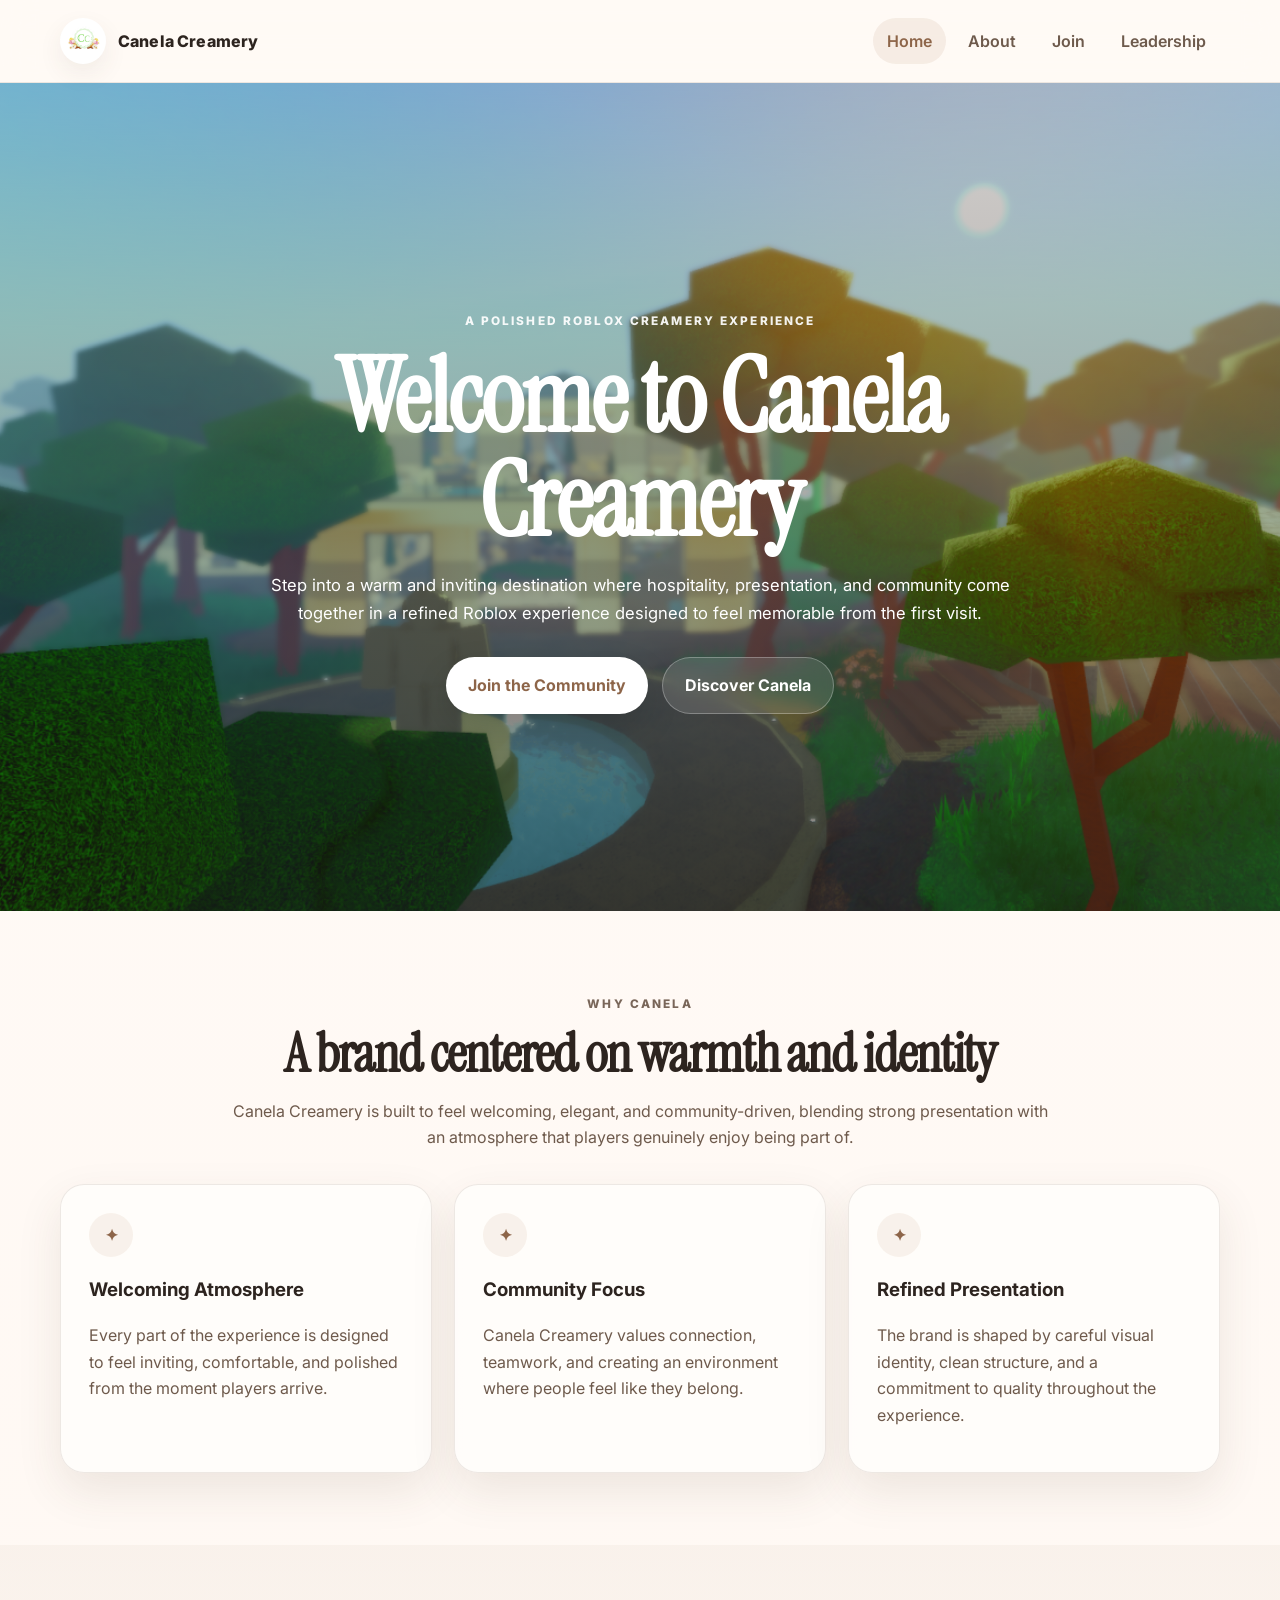
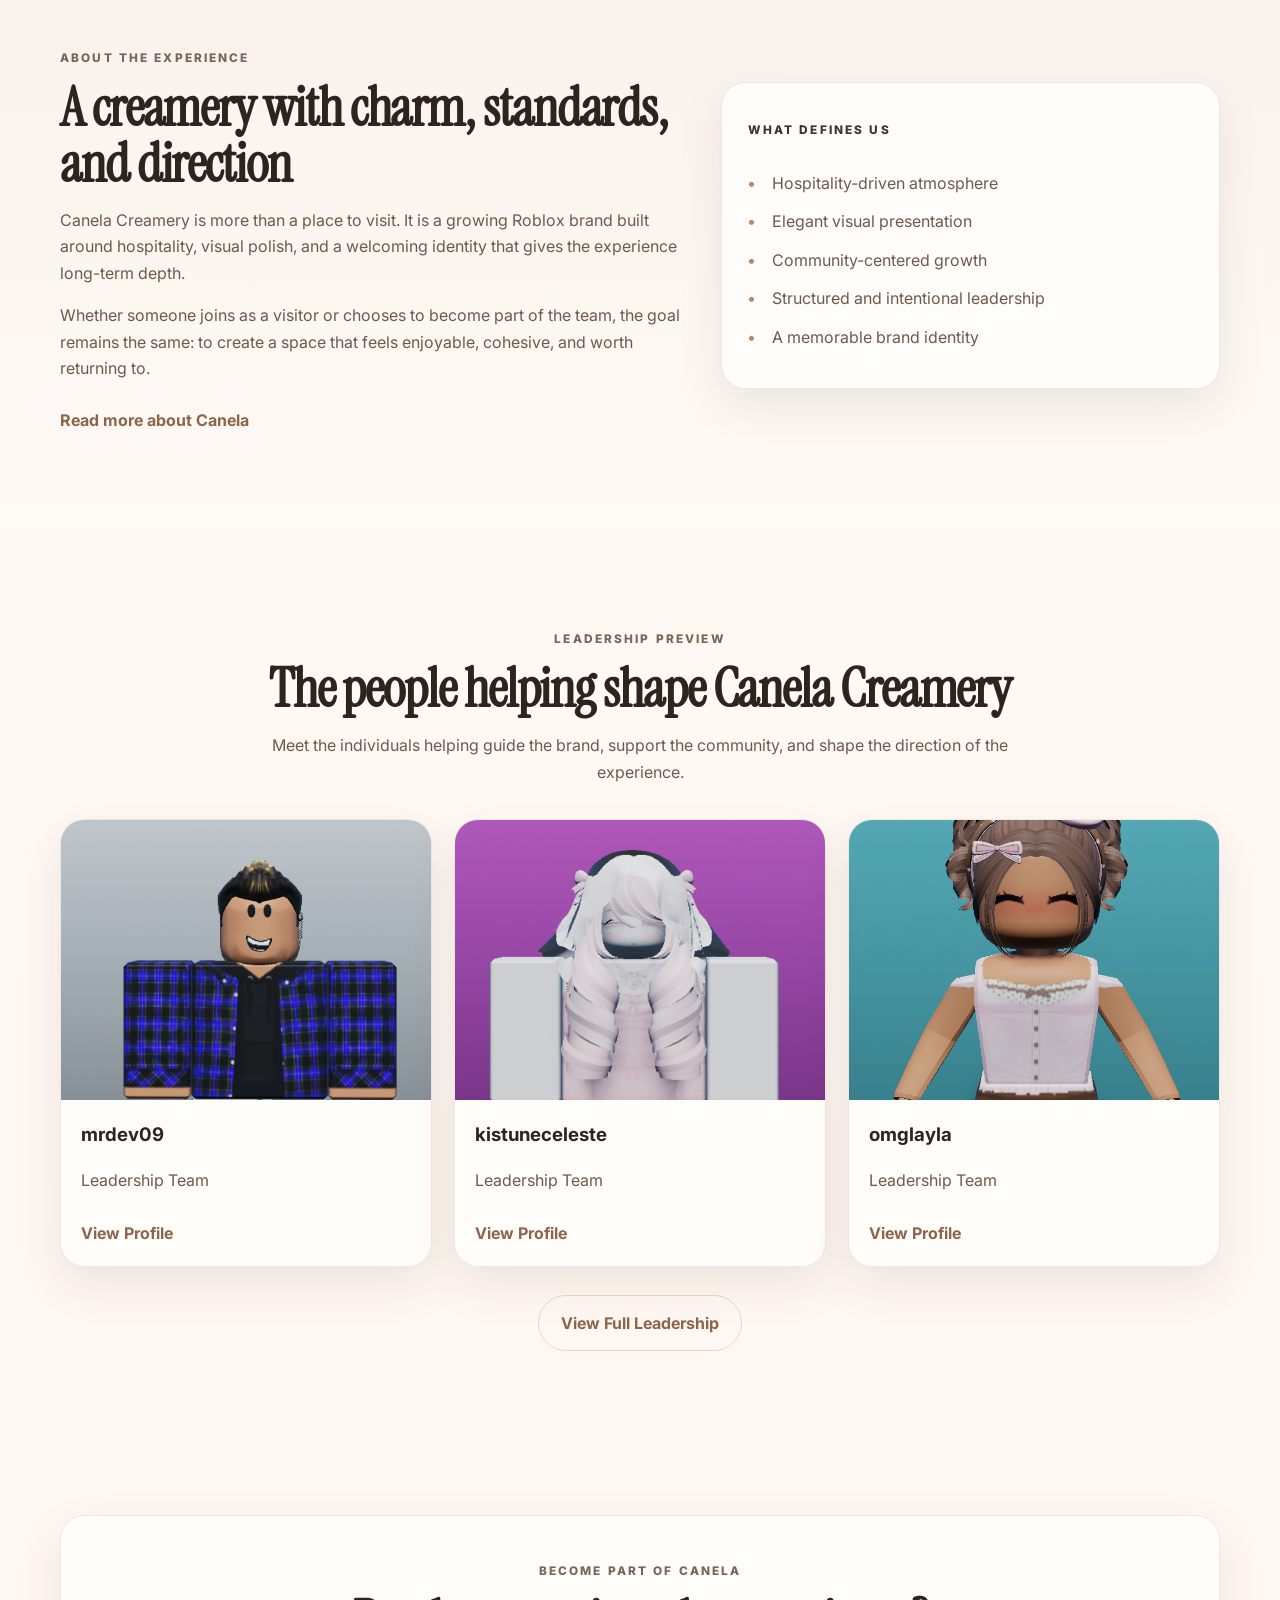
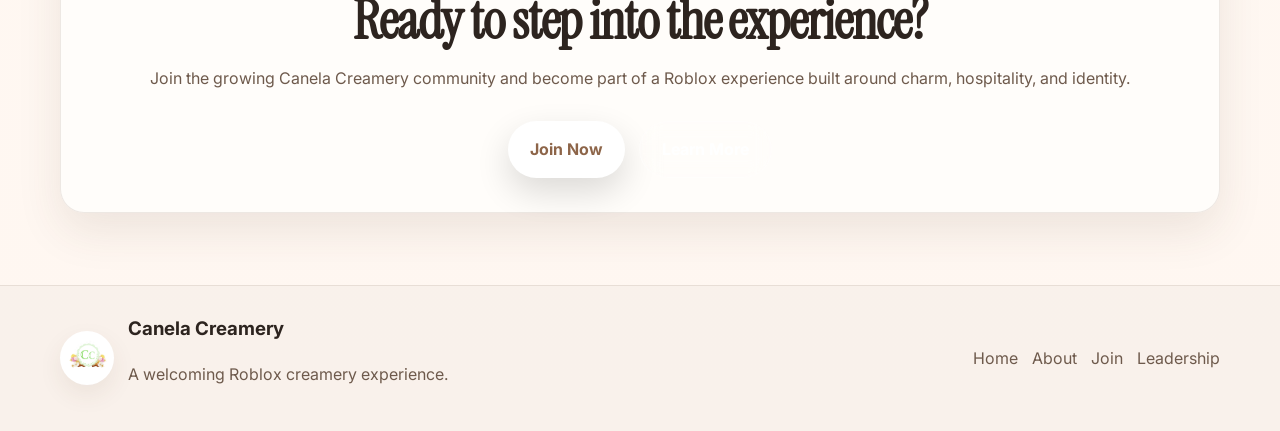
<file: index.html>
<!DOCTYPE html>
<html lang="en">
<head>
  <meta charset="UTF-8" />
  <meta name="viewport" content="width=device-width, initial-scale=1.0" />
  <title>Canela Creamery</title>
  <meta
    name="description"
    content="Canela Creamery is a refined Roblox creamery experience built around hospitality, warmth, and community."
  />
  <link rel="preconnect" href="https://fonts.googleapis.com" />
  <link rel="preconnect" href="https://fonts.gstatic.com" crossorigin />
  <link
    href="https://fonts.googleapis.com/css2?family=Instrument+Serif:ital@0;1&family=Inter:wght@400;500;600;700;800&display=swap"
    rel="stylesheet"
  />
  <link rel="stylesheet" href="style.css" />
</head>
<body>
  <div class="site-shell">
    <header class="topbar">
      <div class="container topbar-inner">
        <a class="brand" href="index.html" aria-label="Canela Creamery Home">
          <img
            src="assets/CanelaBranding-WEBP.png"
            alt="Canela Creamery logo"
            class="brand-logo"
          />
          <span class="brand-wordmark">Canela Creamery</span>
        </a>

        <button
          class="nav-toggle"
          aria-label="Toggle navigation"
          aria-expanded="false"
          aria-controls="site-nav"
          type="button"
        >
          <span></span>
          <span></span>
          <span></span>
        </button>

        <nav id="site-nav" class="site-nav" aria-label="Primary Navigation">
          <a href="index.html" class="is-active">Home</a>
          <a href="about.html">About</a>
          <a href="join.html">Join</a>
          <a href="hr.html">Leadership</a>
        </nav>
      </div>
    </header>

    <main>
      <section class="hero">
        <div class="hero-backdrop">
          <img src="assets/CanelaBanner.png" alt="Canela Creamery banner" />
        </div>
        <div class="hero-overlay"></div>

        <div class="container hero-content">
          <p class="eyebrow">A polished Roblox creamery experience</p>
          <h1>Welcome to Canela Creamery</h1>
          <p class="hero-text">
            Step into a warm and inviting destination where hospitality,
            presentation, and community come together in a refined Roblox
            experience designed to feel memorable from the first visit.
          </p>

          <div class="hero-actions">
            <a href="join.html" class="btn btn-primary">Join the Community</a>
            <a href="about.html" class="btn btn-secondary">Discover Canela</a>
          </div>
        </div>
      </section>

      <section class="section section-tight">
        <div class="container">
          <div class="section-heading reveal-up">
            <p class="section-label">Why Canela</p>
            <h2>A brand centered on warmth and identity</h2>
            <p>
              Canela Creamery is built to feel welcoming, elegant, and
              community-driven, blending strong presentation with an atmosphere
              that players genuinely enjoy being part of.
            </p>
          </div>

          <div class="grid grid-3">
            <article class="info-card reveal-up">
              <div class="card-icon">✦</div>
              <h3>Welcoming Atmosphere</h3>
              <p>
                Every part of the experience is designed to feel inviting,
                comfortable, and polished from the moment players arrive.
              </p>
            </article>

            <article class="info-card reveal-up delay-1">
              <div class="card-icon">✦</div>
              <h3>Community Focus</h3>
              <p>
                Canela Creamery values connection, teamwork, and creating an
                environment where people feel like they belong.
              </p>
            </article>

            <article class="info-card reveal-up delay-2">
              <div class="card-icon">✦</div>
              <h3>Refined Presentation</h3>
              <p>
                The brand is shaped by careful visual identity, clean structure,
                and a commitment to quality throughout the experience.
              </p>
            </article>
          </div>
        </div>
      </section>

      <section class="section alt-section">
        <div class="container split-layout">
          <div class="split-copy reveal-up">
            <p class="section-label">About the Experience</p>
            <h2>A creamery with charm, standards, and direction</h2>
            <p>
              Canela Creamery is more than a place to visit. It is a growing
              Roblox brand built around hospitality, visual polish, and a
              welcoming identity that gives the experience long-term depth.
            </p>
            <p>
              Whether someone joins as a visitor or chooses to become part of
              the team, the goal remains the same: to create a space that feels
              enjoyable, cohesive, and worth returning to.
            </p>
            <a href="about.html" class="text-link">Read more about Canela</a>
          </div>

          <div class="feature-panel reveal-up delay-1">
            <div class="feature-panel-inner">
              <p class="section-label">What defines us</p>
              <ul class="feature-list">
                <li>Hospitality-driven atmosphere</li>
                <li>Elegant visual presentation</li>
                <li>Community-centered growth</li>
                <li>Structured and intentional leadership</li>
                <li>A memorable brand identity</li>
              </ul>
            </div>
          </div>
        </div>
      </section>

      <section class="section">
        <div class="container">
          <div class="section-heading reveal-up">
            <p class="section-label">Leadership Preview</p>
            <h2>The people helping shape Canela Creamery</h2>
            <p>
              Meet the individuals helping guide the brand, support the
              community, and shape the direction of the experience.
            </p>
          </div>

          <div class="grid leadership-grid">
            <article class="leader-card reveal-up">
              <img src="assets/hr/mrdev09.png" alt="mrdev09 profile image" />
              <div class="leader-card-body">
                <h3>mrdev09</h3>
                <p>Leadership Team</p>
                <a href="hr/mrdev09.html" class="text-link">View Profile</a>
              </div>
            </article>

            <article class="leader-card reveal-up delay-1">
              <img
                src="assets/hr/kistuneceleste.png"
                alt="kistuneceleste profile image"
              />
              <div class="leader-card-body">
                <h3>kistuneceleste</h3>
                <p>Leadership Team</p>
                <a href="hr/kistuneceleste.html" class="text-link">View Profile</a>
              </div>
            </article>

            <article class="leader-card reveal-up delay-2">
              <img src="assets/hr/omglayla.png" alt="omglayla profile image" />
              <div class="leader-card-body">
                <h3>omglayla</h3>
                <p>Leadership Team</p>
                <a href="hr/omglayla.html" class="text-link">View Profile</a>
              </div>
            </article>
          </div>

          <div class="section-actions reveal-up">
            <a href="hr.html" class="btn btn-outline">View Full Leadership</a>
          </div>
        </div>
      </section>

      <section class="section section-tight">
        <div class="container">
          <div class="cta-box reveal-up">
            <p class="section-label">Become Part of Canela</p>
            <h2>Ready to step into the experience?</h2>
            <p>
              Join the growing Canela Creamery community and become part of a
              Roblox experience built around charm, hospitality, and identity.
            </p>
            <div class="hero-actions">
              <a href="join.html" class="btn btn-primary">Join Now</a>
              <a href="about.html" class="btn btn-secondary">Learn More</a>
            </div>
          </div>
        </div>
      </section>
    </main>

    <footer class="site-footer">
      <div class="container footer-inner">
        <div class="footer-branding">
          <img
            src="assets/CanelaBranding-WEBP.png"
            alt="Canela Creamery logo"
            class="footer-logo"
          />
          <div>
            <h3>Canela Creamery</h3>
            <p>A welcoming Roblox creamery experience.</p>
          </div>
        </div>

        <div class="footer-links">
          <a href="index.html">Home</a>
          <a href="about.html">About</a>
          <a href="join.html">Join</a>
          <a href="hr.html">Leadership</a>
        </div>
      </div>
    </footer>
  </div>

  <script src="script.js"></script>
</body>
</html>
</file>
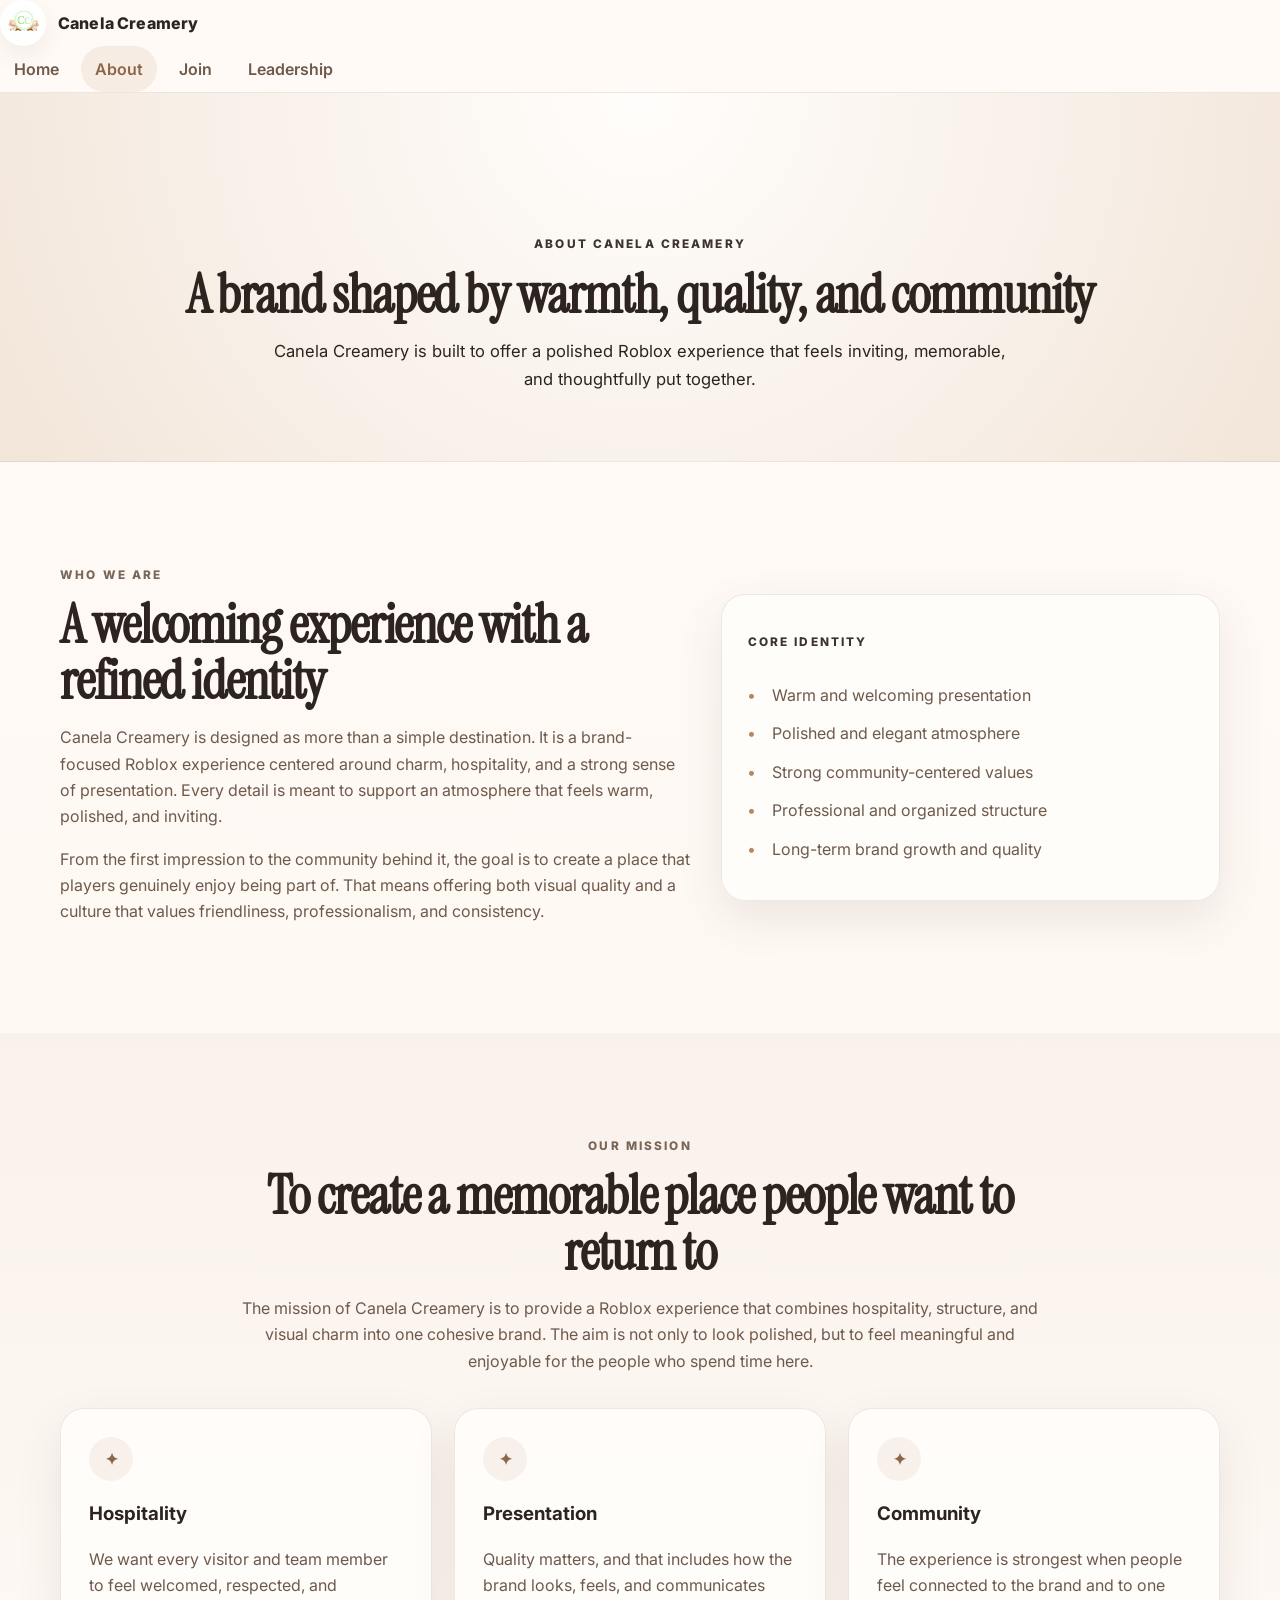
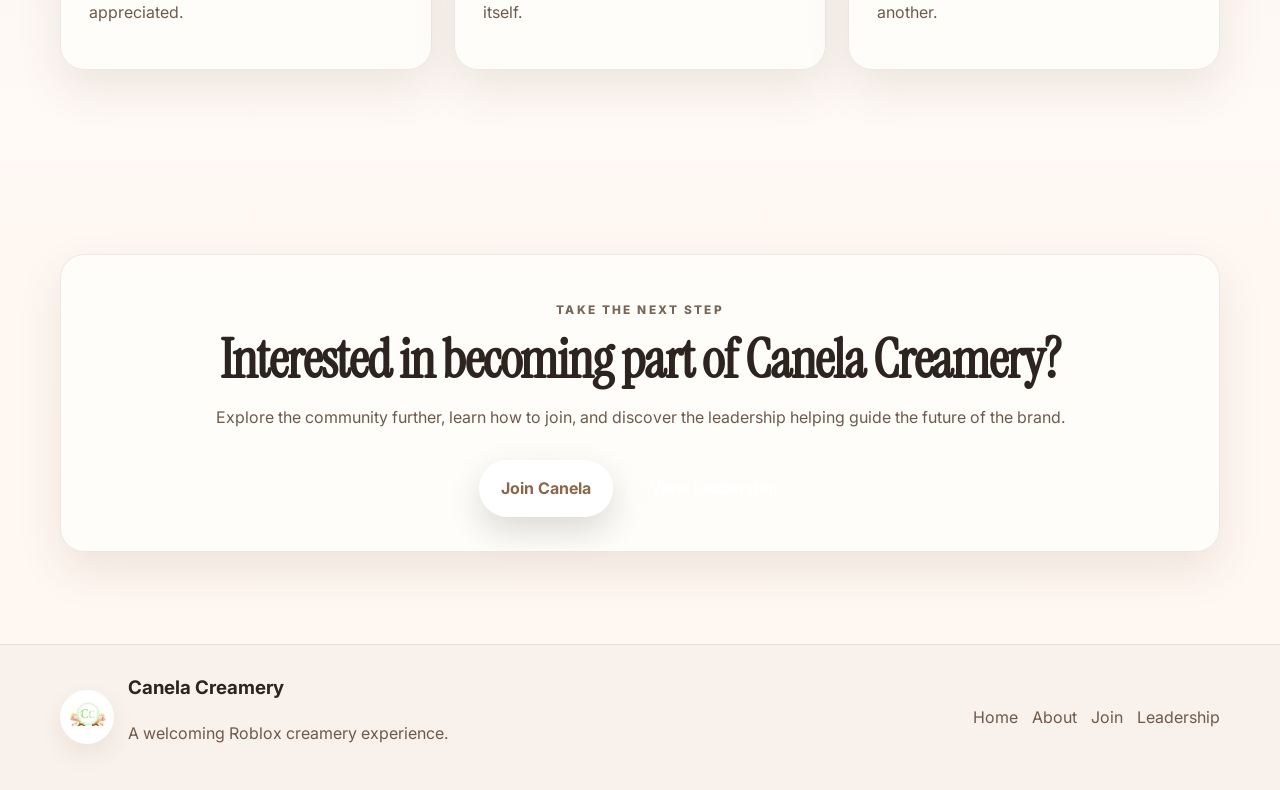
<file: about.html>
<!DOCTYPE html>
<html lang="en">
<head>
  <meta charset="UTF-8" />
  <meta name="viewport" content="width=device-width, initial-scale=1.0" />
  <title>About | Canela Creamery</title>
  <meta name="description" content="Learn about Canela Creamery, its identity, values, and the welcoming Roblox experience it aims to create." />
  <link rel="preconnect" href="https://fonts.googleapis.com" />
  <link rel="preconnect" href="https://fonts.gstatic.com" crossorigin />
  <link href="https://fonts.googleapis.com/css2?family=Instrument+Serif:ital@0;1&family=Inter:wght@400;500;600;700;800&display=swap" rel="stylesheet" />
  <link rel="stylesheet" href="style.css" />
</head>
<body>
  <div class="site-shell">
    <header class="topbar">
      <a class="brand" href="index.html" aria-label="Canela Creamery Home">
        <img src="assets/CanelaBranding-WEBP.png" alt="Canela Creamery logo" class="brand-logo" />
        <span class="brand-wordmark">Canela Creamery</span>
      </a>

      <button class="nav-toggle" aria-label="Open navigation" aria-expanded="false" aria-controls="site-nav">
        <span></span>
        <span></span>
        <span></span>
      </button>

      <nav id="site-nav" class="site-nav" aria-label="Primary">
        <a href="index.html">Home</a>
        <a href="about.html" class="is-active">About</a>
        <a href="join.html">Join</a>
        <a href="hr.html">Leadership</a>
      </nav>
    </header>

    <main>
      <section class="page-hero page-hero-small">
        <div class="container">
          <p class="eyebrow">About Canela Creamery</p>
          <h1>A brand shaped by warmth, quality, and community</h1>
          <p class="hero-text narrow">
            Canela Creamery is built to offer a polished Roblox experience that feels inviting, memorable, and thoughtfully put together.
          </p>
        </div>
      </section>

      <section class="section">
        <div class="container split-layout">
          <div class="split-copy reveal-up">
            <p class="section-label">Who We Are</p>
            <h2>A welcoming experience with a refined identity</h2>
            <p>
              Canela Creamery is designed as more than a simple destination. It is a brand-focused Roblox experience centered around charm,
              hospitality, and a strong sense of presentation. Every detail is meant to support an atmosphere that feels warm, polished, and inviting.
            </p>
            <p>
              From the first impression to the community behind it, the goal is to create a place that players genuinely enjoy being part of.
              That means offering both visual quality and a culture that values friendliness, professionalism, and consistency.
            </p>
          </div>

          <div class="feature-panel reveal-up" style="transition-delay:.08s;">
            <div class="feature-panel-inner">
              <p class="section-label">Core Identity</p>
              <ul class="feature-list">
                <li>Warm and welcoming presentation</li>
                <li>Polished and elegant atmosphere</li>
                <li>Strong community-centered values</li>
                <li>Professional and organized structure</li>
                <li>Long-term brand growth and quality</li>
              </ul>
            </div>
          </div>
        </div>
      </section>

      <section class="section alt-section">
        <div class="container">
          <div class="section-heading reveal-up">
            <p class="section-label">Our Mission</p>
            <h2>To create a memorable place people want to return to</h2>
            <p>
              The mission of Canela Creamery is to provide a Roblox experience that combines hospitality, structure, and visual charm into one cohesive brand.
              The aim is not only to look polished, but to feel meaningful and enjoyable for the people who spend time here.
            </p>
          </div>

          <div class="grid grid-3 values-grid">
            <article class="info-card reveal-up">
              <div class="card-icon">✦</div>
              <h3>Hospitality</h3>
              <p>We want every visitor and team member to feel welcomed, respected, and appreciated.</p>
            </article>

            <article class="info-card reveal-up" style="transition-delay:.08s;">
              <div class="card-icon">✦</div>
              <h3>Presentation</h3>
              <p>Quality matters, and that includes how the brand looks, feels, and communicates itself.</p>
            </article>

            <article class="info-card reveal-up" style="transition-delay:.16s;">
              <div class="card-icon">✦</div>
              <h3>Community</h3>
              <p>The experience is strongest when people feel connected to the brand and to one another.</p>
            </article>
          </div>
        </div>
      </section>

      <section class="section">
        <div class="container cta-box reveal-up">
          <p class="section-label">Take the Next Step</p>
          <h2>Interested in becoming part of Canela Creamery?</h2>
          <p>
            Explore the community further, learn how to join, and discover the leadership helping guide the future of the brand.
          </p>
          <div class="hero-actions">
            <a href="join.html" class="btn btn-primary">Join Canela</a>
            <a href="hr.html" class="btn btn-secondary">View Leadership</a>
          </div>
        </div>
      </section>
    </main>

    <footer class="site-footer">
      <div class="container footer-inner">
        <div class="footer-branding">
          <img src="assets/CanelaBranding-WEBP.png" alt="Canela Creamery logo" class="footer-logo" />
          <div>
            <h3>Canela Creamery</h3>
            <p>A welcoming Roblox creamery experience.</p>
          </div>
        </div>

        <div class="footer-links">
          <a href="index.html">Home</a>
          <a href="about.html">About</a>
          <a href="join.html">Join</a>
          <a href="hr.html">Leadership</a>
        </div>
      </div>
    </footer>
  </div>

  <script src="script.js"></script>
</body>
</html>
</file>
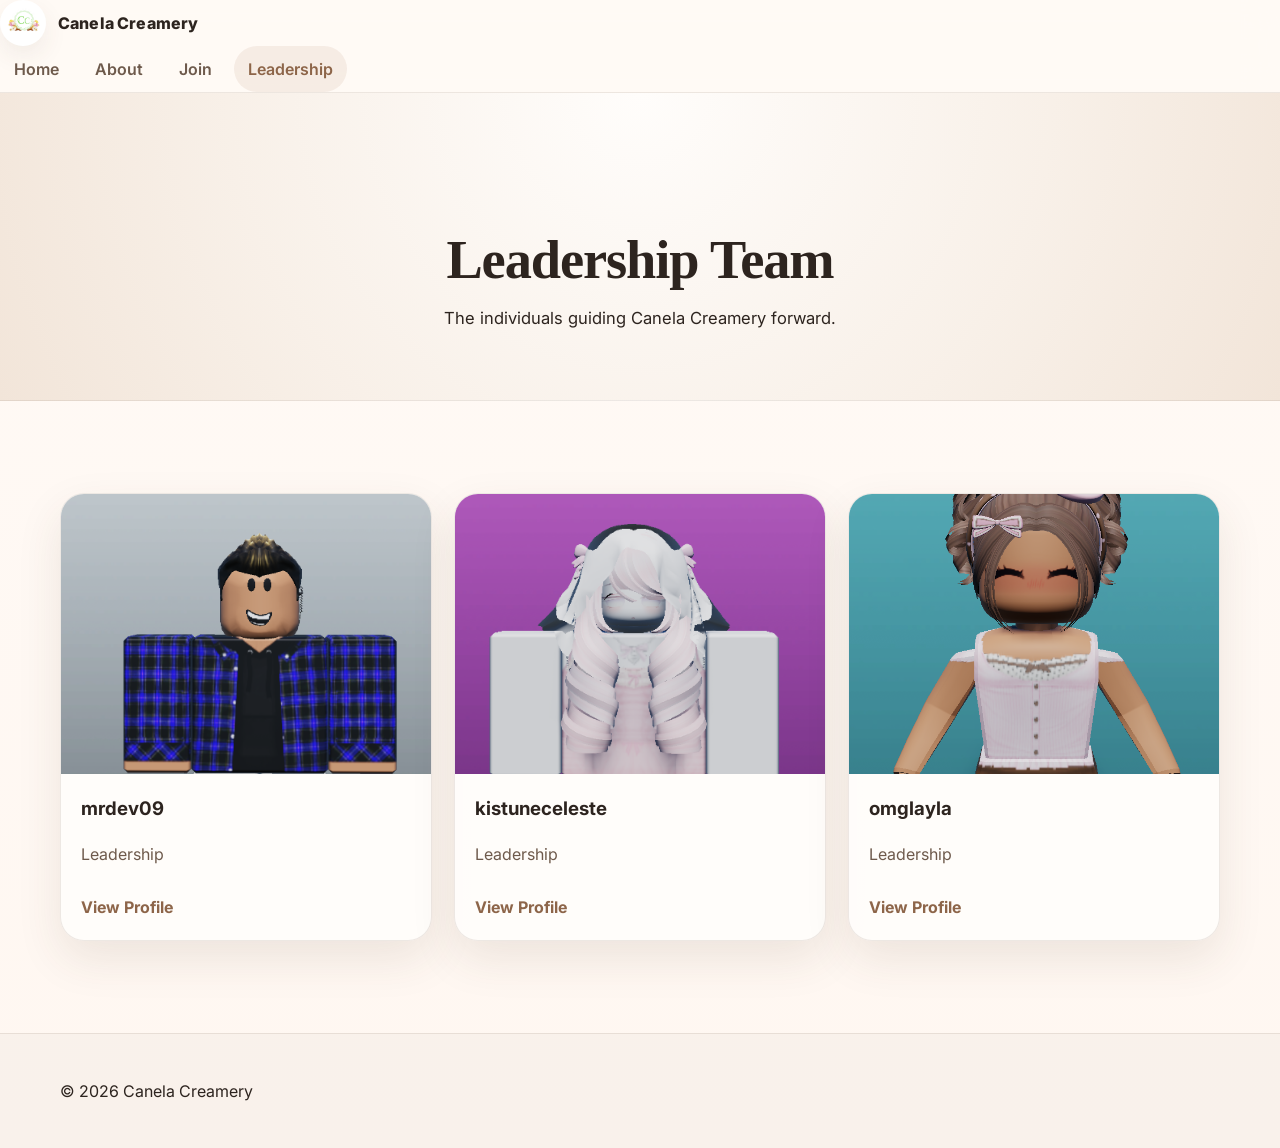
<file: hr.html>
<!DOCTYPE html>
<html lang="en">
<head>
  <meta charset="UTF-8" />
  <meta name="viewport" content="width=device-width, initial-scale=1.0" />
  <title>Leadership | Canela Creamery</title>
  <meta name="description" content="Meet the leadership team behind Canela Creamery." />
  <link href="https://fonts.googleapis.com/css2?family=Inter:wght@400;600;800&display=swap" rel="stylesheet" />
  <link rel="stylesheet" href="style.css" />
</head>
<body>
  <header class="topbar">
    <a class="brand" href="index.html">
      <img src="assets/CanelaBranding-WEBP.png" class="brand-logo" />
      <span class="brand-wordmark">Canela Creamery</span>
    </a>
    <nav class="site-nav">
      <a href="index.html">Home</a>
      <a href="about.html">About</a>
      <a href="join.html">Join</a>
      <a href="hr.html" class="is-active">Leadership</a>
    </nav>
  </header>

  <main>
    <section class="page-hero page-hero-small">
      <div class="container">
        <h1>Leadership Team</h1>
        <p class="hero-text narrow">The individuals guiding Canela Creamery forward.</p>
      </div>
    </section>

    <section class="section">
      <div class="container grid leadership-grid">

        <div class="leader-card">
          <img src="assets/hr/mrdev09.png" />
          <div class="leader-card-body">
            <h3>mrdev09</h3>
            <p>Leadership</p>
            <a href="hr/mrdev09.html" class="text-link">View Profile</a>
          </div>
        </div>

        <div class="leader-card">
          <img src="assets/hr/kistuneceleste.png" />
          <div class="leader-card-body">
            <h3>kistuneceleste</h3>
            <p>Leadership</p>
            <a href="hr/kistuneceleste.html" class="text-link">View Profile</a>
          </div>
        </div>

        <div class="leader-card">
          <img src="assets/hr/omglayla.png" />
          <div class="leader-card-body">
            <h3>omglayla</h3>
            <p>Leadership</p>
            <a href="hr/omglayla.html" class="text-link">View Profile</a>
          </div>
        </div>

      </div>
    </section>
  </main>

  <footer class="site-footer">
    <div class="container footer-inner">
      <p>© 2026 Canela Creamery</p>
    </div>
  </footer>

  <script src="script.js"></script>
</body>
</html>
</file>
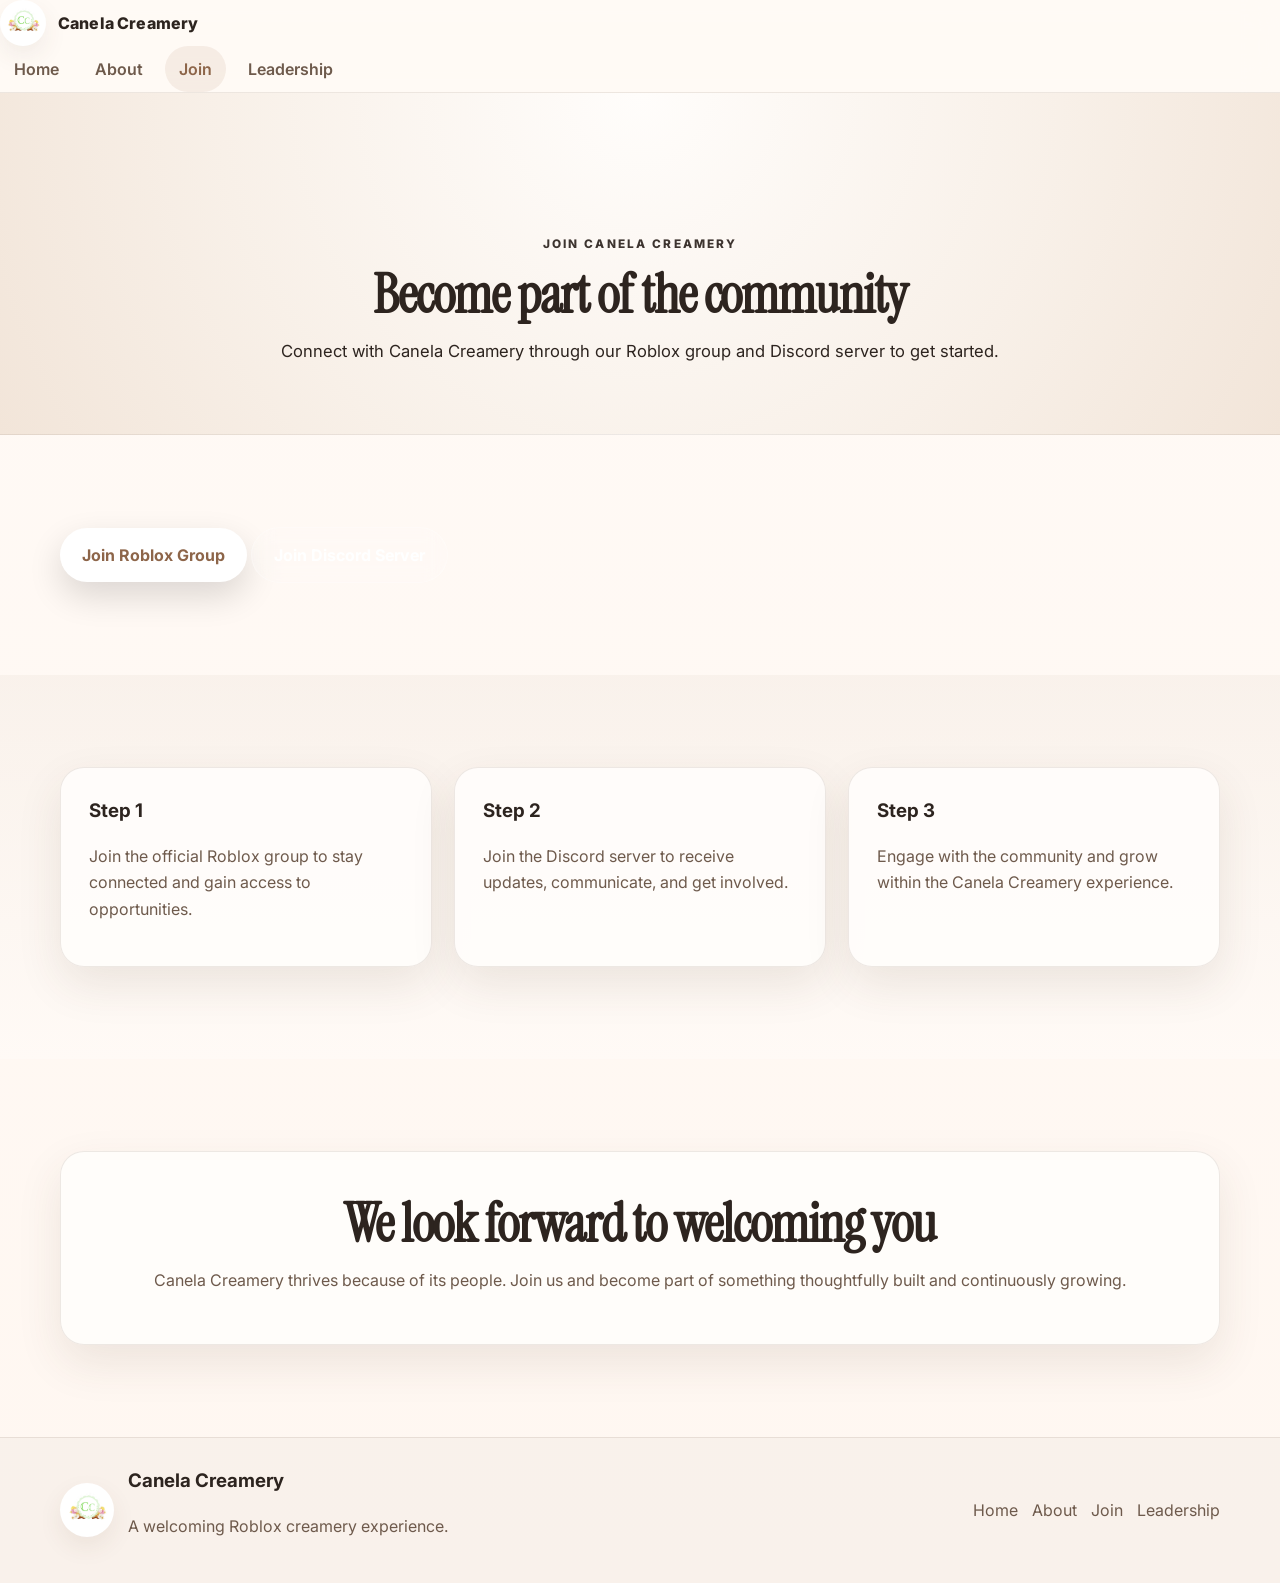
<file: join.html>
<!DOCTYPE html>
<html lang="en">
<head>
  <meta charset="UTF-8" />
  <meta name="viewport" content="width=device-width, initial-scale=1.0" />
  <title>Join | Canela Creamery</title>
  <meta name="description" content="Join the Canela Creamery community through Roblox and Discord and become part of the experience." />
  <link rel="preconnect" href="https://fonts.googleapis.com" />
  <link rel="preconnect" href="https://fonts.gstatic.com" crossorigin />
  <link href="https://fonts.googleapis.com/css2?family=Instrument+Serif:ital@0;1&family=Inter:wght@400;500;600;700;800&display=swap" rel="stylesheet" />
  <link rel="stylesheet" href="style.css" />
</head>
<body>
  <div class="site-shell">
    <header class="topbar">
      <a class="brand" href="index.html">
        <img src="assets/CanelaBranding-WEBP.png" class="brand-logo" />
        <span class="brand-wordmark">Canela Creamery</span>
      </a>

      <button class="nav-toggle" aria-label="Open navigation">
        <span></span><span></span><span></span>
      </button>

      <nav class="site-nav">
        <a href="index.html">Home</a>
        <a href="about.html">About</a>
        <a href="join.html" class="is-active">Join</a>
        <a href="hr.html">Leadership</a>
      </nav>
    </header>

    <main>
      <section class="page-hero page-hero-small">
        <div class="container">
          <p class="eyebrow">Join Canela Creamery</p>
          <h1>Become part of the community</h1>
          <p class="hero-text narrow">
            Connect with Canela Creamery through our Roblox group and Discord server to get started.
          </p>
        </div>
      </section>

      <section class="section">
        <div class="container join-actions">
          <a href="https://discord.gg/J43VzEX5Hq" class="btn btn-primary large">Join Roblox Group</a>
          <a href="roblox.com/communities/6246067/Canela-Creamery" class="btn btn-secondary large">Join Discord Server</a>
        </div>
      </section>

      <section class="section alt-section">
        <div class="container grid grid-3">
          <div class="info-card reveal-up">
            <h3>Step 1</h3>
            <p>Join the official Roblox group to stay connected and gain access to opportunities.</p>
          </div>

          <div class="info-card reveal-up" style="transition-delay:.08s;">
            <h3>Step 2</h3>
            <p>Join the Discord server to receive updates, communicate, and get involved.</p>
          </div>

          <div class="info-card reveal-up" style="transition-delay:.16s;">
            <h3>Step 3</h3>
            <p>Engage with the community and grow within the Canela Creamery experience.</p>
          </div>
        </div>
      </section>

      <section class="section">
        <div class="container cta-box reveal-up">
          <h2>We look forward to welcoming you</h2>
          <p>
            Canela Creamery thrives because of its people. Join us and become part of something thoughtfully built and continuously growing.
          </p>
        </div>
      </section>
    </main>

    <footer class="site-footer">
      <div class="container footer-inner">
        <div class="footer-branding">
          <img src="assets/CanelaBranding-WEBP.png" class="footer-logo" />
          <div>
            <h3>Canela Creamery</h3>
            <p>A welcoming Roblox creamery experience.</p>
          </div>
        </div>

        <div class="footer-links">
          <a href="index.html">Home</a>
          <a href="about.html">About</a>
          <a href="join.html">Join</a>
          <a href="hr.html">Leadership</a>
        </div>
      </div>
    </footer>
  </div>

  <script src="script.js"></script>
</body>
</html>
</file>
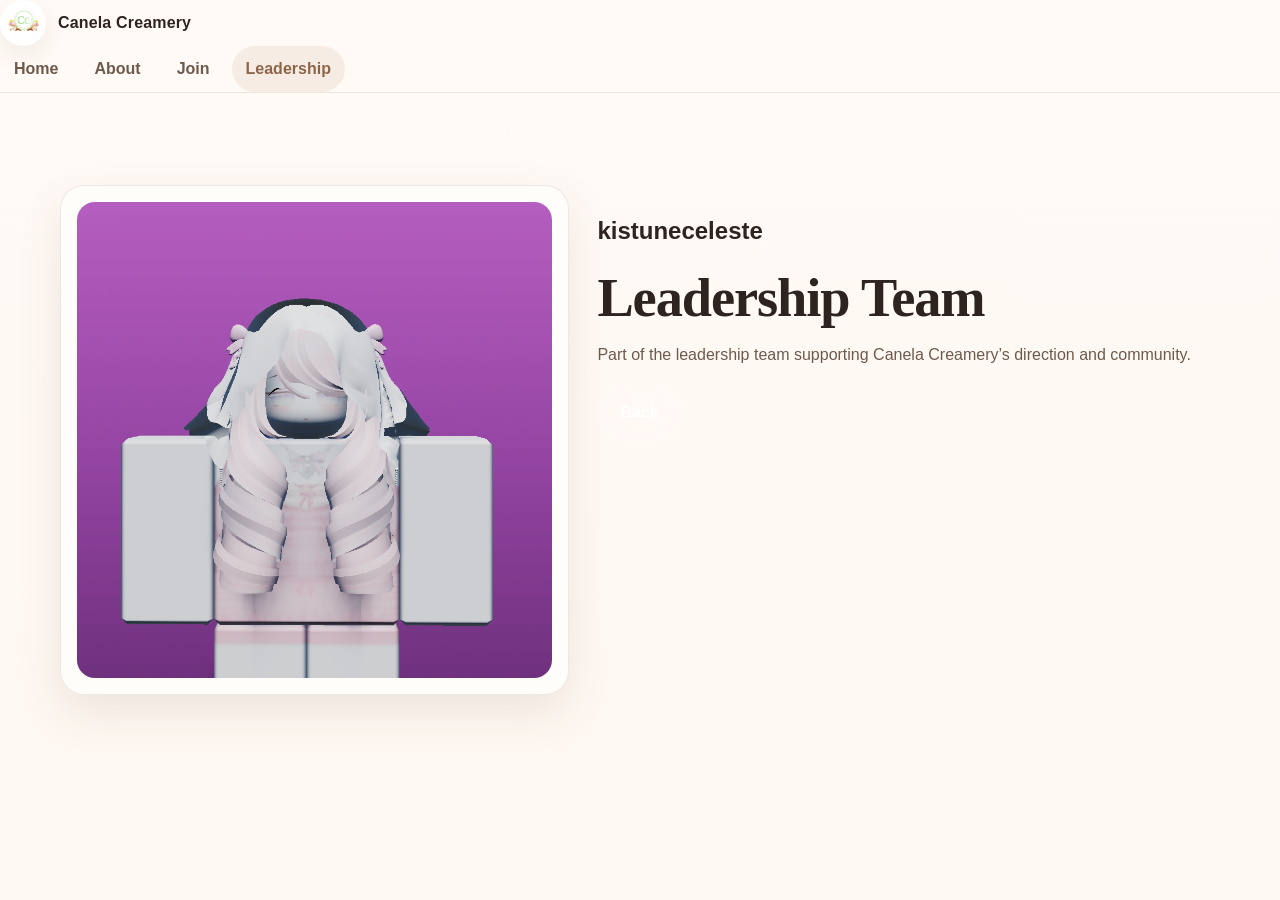
<file: hr/kistuneceleste.html>
<!DOCTYPE html>
<html lang="en">
<head>
<meta charset="UTF-8" />
<meta name="viewport" content="width=device-width, initial-scale=1.0" />
<title>kistuneceleste | Canela Creamery</title>
<link rel="stylesheet" href="../style.css" />
</head>
<body>
<div class="site-shell">
<header class="topbar">
<a class="brand" href="../index.html">
<img src="../assets/CanelaBranding-WEBP.png" class="brand-logo" />
<span class="brand-wordmark">Canela Creamery</span>
</a>
<nav class="site-nav">
<a href="../index.html">Home</a>
<a href="../about.html">About</a>
<a href="../join.html">Join</a>
<a href="../hr.html" class="is-active">Leadership</a>
</nav>
</header>
<main>
<section class="section">
<div class="container profile-layout">
<div class="profile-image-card">
<img src="../assets/hr/kistuneceleste.png" class="profile-image" />
</div>
<div class="profile-content">
<h1>kistuneceleste</h1>
<h2>Leadership Team</h2>
<p>Part of the leadership team supporting Canela Creamery’s direction and community.</p>
<a href="../hr.html" class="btn btn-secondary">Back</a>
</div>
</div>
</section>
</main>
</div>
<script src="../script.js"></script>
</body>
</html>
</file>
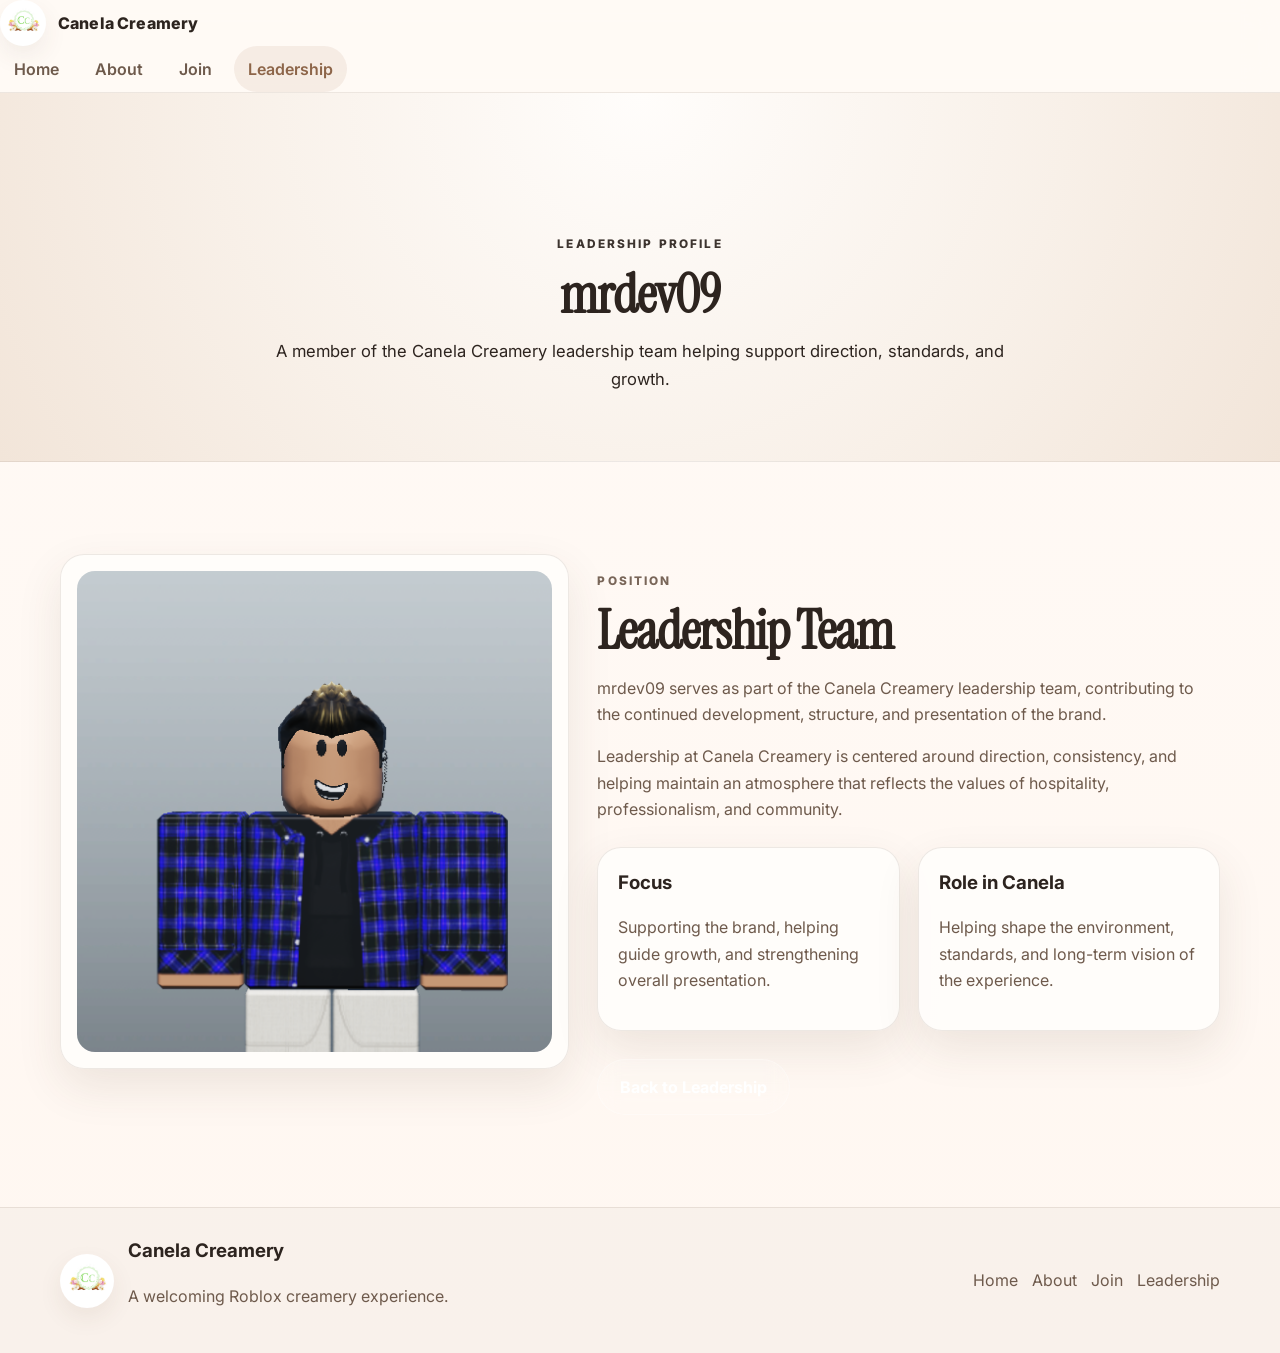
<file: hr/mrdev09.html>
<!DOCTYPE html>
<html lang="en">
<head>
  <meta charset="UTF-8" />
  <meta name="viewport" content="width=device-width, initial-scale=1.0" />
  <title>mrdev09 | Canela Creamery</title>
  <meta name="description" content="View the leadership profile for mrdev09 at Canela Creamery." />
  <link rel="preconnect" href="https://fonts.googleapis.com" />
  <link rel="preconnect" href="https://fonts.gstatic.com" crossorigin />
  <link href="https://fonts.googleapis.com/css2?family=Instrument+Serif:ital@0;1&family=Inter:wght@400;500;600;700;800&display=swap" rel="stylesheet" />
  <link rel="stylesheet" href="../style.css" />
</head>
<body>
  <div class="site-shell">
    <header class="topbar">
      <a class="brand" href="../index.html" aria-label="Canela Creamery Home">
        <img src="../assets/CanelaBranding-WEBP.png" alt="Canela Creamery logo" class="brand-logo" />
        <span class="brand-wordmark">Canela Creamery</span>
      </a>

      <button class="nav-toggle" aria-label="Open navigation" aria-expanded="false" aria-controls="site-nav">
        <span></span>
        <span></span>
        <span></span>
      </button>

      <nav id="site-nav" class="site-nav" aria-label="Primary">
        <a href="../index.html">Home</a>
        <a href="../about.html">About</a>
        <a href="../join.html">Join</a>
        <a href="../hr.html" class="is-active">Leadership</a>
      </nav>
    </header>

    <main>
      <section class="page-hero page-hero-small">
        <div class="container">
          <p class="eyebrow">Leadership Profile</p>
          <h1>mrdev09</h1>
          <p class="hero-text narrow">A member of the Canela Creamery leadership team helping support direction, standards, and growth.</p>
        </div>
      </section>

      <section class="section">
        <div class="container profile-layout">
          <div class="profile-image-card reveal-up">
            <img src="../assets/hr/mrdev09.png" alt="mrdev09 profile image" class="profile-image" />
          </div>

          <div class="profile-content reveal-up" style="transition-delay:.08s;">
            <p class="section-label">Position</p>
            <h2>Leadership Team</h2>
            <p>
              mrdev09 serves as part of the Canela Creamery leadership team, contributing to the continued development,
              structure, and presentation of the brand.
            </p>
            <p>
              Leadership at Canela Creamery is centered around direction, consistency, and helping maintain an atmosphere
              that reflects the values of hospitality, professionalism, and community.
            </p>

            <div class="profile-panels">
              <div class="mini-panel">
                <h3>Focus</h3>
                <p>Supporting the brand, helping guide growth, and strengthening overall presentation.</p>
              </div>
              <div class="mini-panel">
                <h3>Role in Canela</h3>
                <p>Helping shape the environment, standards, and long-term vision of the experience.</p>
              </div>
            </div>

            <a href="../hr.html" class="btn btn-secondary">Back to Leadership</a>
          </div>
        </div>
      </section>
    </main>

    <footer class="site-footer">
      <div class="container footer-inner">
        <div class="footer-branding">
          <img src="../assets/CanelaBranding-WEBP.png" alt="Canela Creamery logo" class="footer-logo" />
          <div>
            <h3>Canela Creamery</h3>
            <p>A welcoming Roblox creamery experience.</p>
          </div>
        </div>

        <div class="footer-links">
          <a href="../index.html">Home</a>
          <a href="../about.html">About</a>
          <a href="../join.html">Join</a>
          <a href="../hr.html">Leadership</a>
        </div>
      </div>
    </footer>
  </div>

  <script src="../script.js"></script>
</body>
</html>
</file>
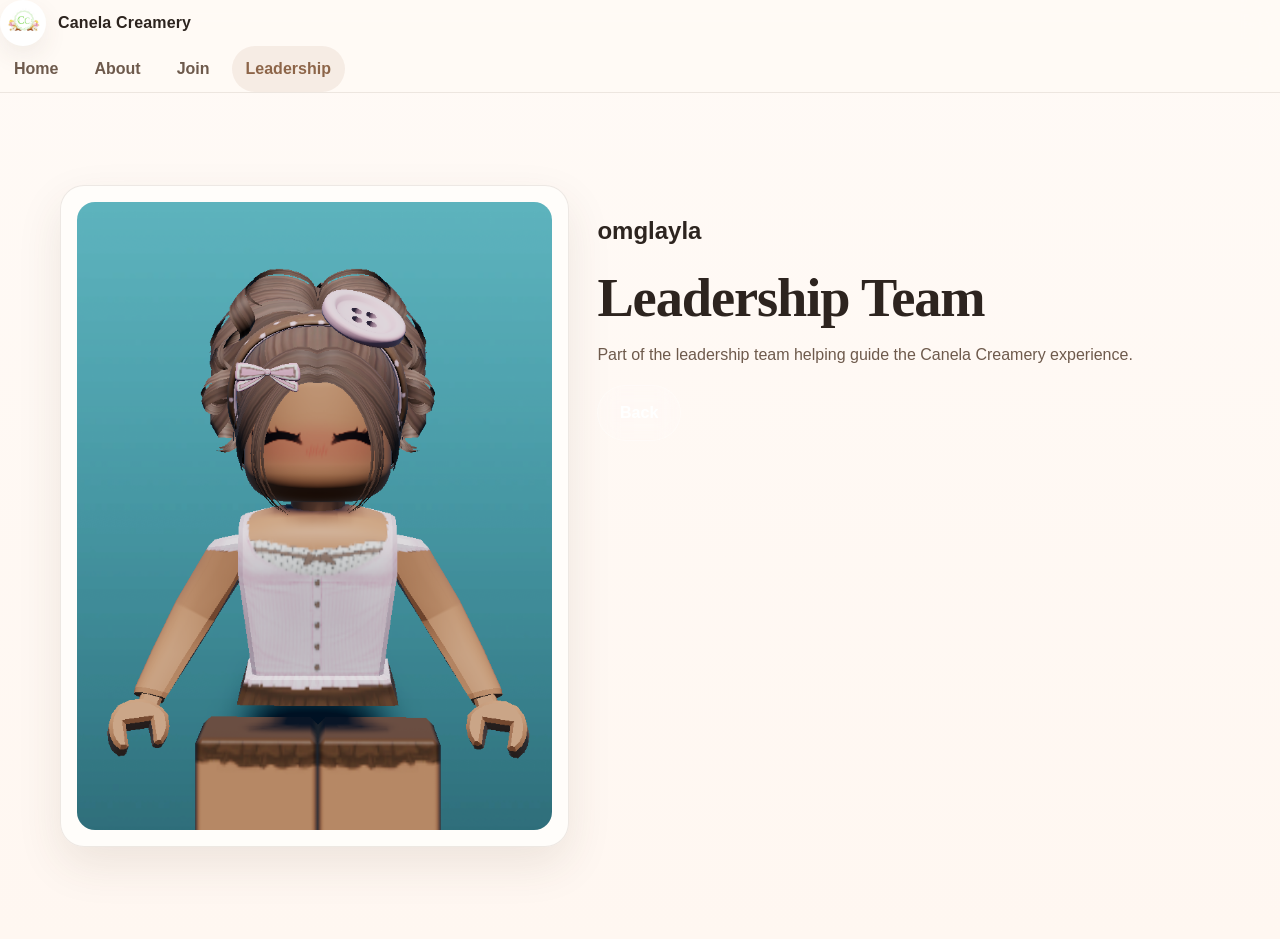
<file: hr/omglayla.html>
<!DOCTYPE html>
<html lang="en">
<head>
<meta charset="UTF-8" />
<meta name="viewport" content="width=device-width, initial-scale=1.0" />
<title>omglayla | Canela Creamery</title>
<link rel="stylesheet" href="../style.css" />
</head>
<body>
<div class="site-shell">
<header class="topbar">
<a class="brand" href="../index.html">
<img src="../assets/CanelaBranding-WEBP.png" class="brand-logo" />
<span class="brand-wordmark">Canela Creamery</span>
</a>
<nav class="site-nav">
<a href="../index.html">Home</a>
<a href="../about.html">About</a>
<a href="../join.html">Join</a>
<a href="../hr.html" class="is-active">Leadership</a>
</nav>
</header>
<main>
<section class="section">
<div class="container profile-layout">
<div class="profile-image-card">
<img src="../assets/hr/omglayla.png" class="profile-image" />
</div>
<div class="profile-content">
<h1>omglayla</h1>
<h2>Leadership Team</h2>
<p>Part of the leadership team helping guide the Canela Creamery experience.</p>
<a href="../hr.html" class="btn btn-secondary">Back</a>
</div>
</div>
</section>
</main>
</div>
<script src="../script.js"></script>
</body>
</html>
</file>
<file: style.css>
:root {
  --bg: #fffaf6;
  --bg-soft: #f7efe8;
  --surface: rgba(255, 253, 251, 0.9);
  --surface-strong: #fffdfb;
  --text: #2d241f;
  --muted: #6e5a4c;
  --accent: #b78663;
  --accent-deep: #8d6549;
  --line: rgba(78, 55, 37, 0.1);
  --shadow: 0 18px 45px rgba(83, 58, 39, 0.1);
  --shadow-soft: 0 10px 25px rgba(83, 58, 39, 0.08);
  --radius: 24px;
  --radius-sm: 18px;
  --max-width: 1160px;
}

* {
  box-sizing: border-box;
}

html {
  scroll-behavior: smooth;
}

body {
  margin: 0;
  font-family: "Inter", sans-serif;
  color: var(--text);
  background: linear-gradient(180deg, #fffaf6 0%, #fff7f1 100%);
  line-height: 1.65;
}

img {
  max-width: 100%;
  display: block;
}

a {
  color: inherit;
}

.site-shell {
  min-height: 100vh;
}

.container {
  width: min(92%, var(--max-width));
  margin: 0 auto;
}

.topbar {
  position: sticky;
  top: 0;
  z-index: 1000;
  backdrop-filter: blur(16px);
  background: rgba(255, 250, 246, 0.8);
  border-bottom: 1px solid var(--line);
}

.topbar-inner {
  display: flex;
  align-items: center;
  justify-content: space-between;
  gap: 24px;
  min-height: 82px;
}

.brand {
  display: flex;
  align-items: center;
  gap: 12px;
  text-decoration: none;
}

.brand-logo {
  width: 46px;
  height: 46px;
  object-fit: contain;
  border-radius: 50%;
  background: #ffffff;
  padding: 4px;
  box-shadow: var(--shadow-soft);
}

.brand-wordmark {
  font-weight: 800;
  letter-spacing: 0.01em;
  color: var(--text);
}

.site-nav {
  display: flex;
  align-items: center;
  gap: 8px;
}

.site-nav a {
  text-decoration: none;
  padding: 10px 14px;
  border-radius: 999px;
  color: var(--muted);
  font-weight: 600;
  transition: 0.22s ease;
}

.site-nav a:hover,
.site-nav a.is-active {
  color: var(--accent-deep);
  background: rgba(183, 134, 99, 0.12);
}

.nav-toggle {
  display: none;
  background: transparent;
  border: none;
  padding: 6px;
  cursor: pointer;
}

.nav-toggle span {
  display: block;
  width: 24px;
  height: 2px;
  border-radius: 999px;
  background: var(--text);
  margin: 5px 0;
}

.hero {
  position: relative;
  min-height: 92vh;
  display: grid;
  place-items: center;
  overflow: hidden;
}

.hero-backdrop,
.hero-overlay {
  position: absolute;
  inset: 0;
}

.hero-backdrop img {
  width: 100%;
  height: 100%;
  object-fit: cover;
}

.hero-overlay {
  background:
    linear-gradient(180deg, rgba(34, 22, 13, 0.2) 0%, rgba(34, 22, 13, 0.52) 100%);
}

.hero-content {
  position: relative;
  z-index: 1;
  color: #ffffff;
  text-align: center;
  padding: 110px 0 90px;
}

.eyebrow,
.section-label {
  text-transform: uppercase;
  letter-spacing: 0.18em;
  font-size: 0.74rem;
  font-weight: 800;
  opacity: 0.92;
}

.hero h1,
.section-heading h2,
.split-copy h2,
.cta-box h2,
.page-hero h1,
.profile-content h2 {
  font-family: "Instrument Serif", serif;
  letter-spacing: -0.02em;
  line-height: 1.02;
}

.hero h1 {
  font-size: clamp(3.4rem, 8vw, 6.4rem);
  max-width: 900px;
  margin: 14px auto 18px;
}

.hero-text {
  max-width: 760px;
  margin: 0 auto;
  font-size: 1.04rem;
}

.hero-actions {
  display: flex;
  gap: 14px;
  justify-content: center;
  flex-wrap: wrap;
  margin-top: 30px;
}

.btn {
  display: inline-flex;
  align-items: center;
  justify-content: center;
  text-decoration: none;
  padding: 14px 22px;
  border-radius: 999px;
  font-weight: 700;
  transition: transform 0.22s ease, box-shadow 0.22s ease, background 0.22s ease;
}

.btn:hover {
  transform: translateY(-2px);
}

.btn-primary {
  background: #ffffff;
  color: var(--accent-deep);
  box-shadow: 0 14px 34px rgba(0, 0, 0, 0.14);
}

.btn-secondary {
  color: #ffffff;
  background: rgba(255, 255, 255, 0.12);
  border: 1px solid rgba(255, 255, 255, 0.28);
  backdrop-filter: blur(10px);
}

.btn-outline {
  background: transparent;
  color: var(--accent-deep);
  border: 1px solid rgba(183, 134, 99, 0.3);
}

.section {
  padding: 92px 0;
}

.section-tight {
  padding-top: 72px;
  padding-bottom: 72px;
}

.alt-section {
  background: linear-gradient(
    180deg,
    rgba(247, 239, 232, 0.72) 0%,
    rgba(255, 250, 246, 0.95) 100%
  );
}

.section-heading {
  max-width: 820px;
  margin: 0 auto 34px;
  text-align: center;
}

.section-heading h2,
.split-copy h2,
.cta-box h2,
.page-hero h1,
.profile-content h2 {
  font-size: clamp(2.2rem, 4.8vw, 3.4rem);
  margin: 10px 0 16px;
}

.section-heading p,
.split-copy p,
.cta-box p,
.profile-content p {
  color: var(--muted);
}

.grid {
  display: grid;
  gap: 22px;
}

.grid-3 {
  grid-template-columns: repeat(3, minmax(0, 1fr));
}

.info-card,
.feature-panel,
.leader-card,
.cta-box,
.profile-image-card,
.mini-panel {
  background: var(--surface);
  border: 1px solid var(--line);
  box-shadow: var(--shadow);
  border-radius: var(--radius);
}

.info-card {
  padding: 28px;
}

.card-icon {
  width: 44px;
  height: 44px;
  display: grid;
  place-items: center;
  border-radius: 50%;
  background: rgba(183, 134, 99, 0.1);
  color: var(--accent-deep);
  margin-bottom: 18px;
  font-size: 1rem;
  font-weight: 700;
}

.info-card h3,
.leader-card h3,
.mini-panel h3,
.footer-branding h3 {
  margin: 0 0 10px;
}

.info-card p,
.leader-card p,
.mini-panel p,
.footer-branding p,
.footer-links a {
  color: var(--muted);
}

.split-layout {
  display: grid;
  grid-template-columns: 1.2fr 0.95fr;
  gap: 30px;
  align-items: center;
}

.feature-panel {
  padding: 26px;
}

.feature-panel-inner {
  height: 100%;
  display: flex;
  flex-direction: column;
  justify-content: center;
}

.feature-list {
  list-style: none;
  padding: 0;
  margin: 18px 0 0;
}

.feature-list li {
  position: relative;
  padding-left: 24px;
  margin-bottom: 12px;
  color: var(--muted);
}

.feature-list li::before {
  content: "•";
  position: absolute;
  left: 0;
  top: 0;
  color: var(--accent);
  font-weight: 800;
}

.text-link {
  display: inline-flex;
  margin-top: 10px;
  color: var(--accent-deep);
  text-decoration: none;
  font-weight: 700;
}

.text-link:hover {
  text-decoration: underline;
}

.leadership-grid {
  grid-template-columns: repeat(3, minmax(0, 1fr));
}

.leader-card {
  overflow: hidden;
}

.leader-card img {
  width: 100%;
  height: 280px;
  object-fit: cover;
}

.leader-card-body {
  padding: 20px;
}

.section-actions {
  text-align: center;
  margin-top: 28px;
}

.cta-box {
  padding: 34px;
  text-align: center;
}

.site-footer {
  padding: 28px 0;
  background: rgba(247, 239, 232, 0.7);
  border-top: 1px solid var(--line);
}

.footer-inner {
  display: flex;
  align-items: center;
  justify-content: space-between;
  gap: 24px;
}

.footer-branding {
  display: flex;
  align-items: center;
  gap: 14px;
}

.footer-logo {
  width: 54px;
  height: 54px;
  object-fit: contain;
  background: #ffffff;
  border-radius: 50%;
  padding: 5px;
  box-shadow: var(--shadow-soft);
}

.footer-links {
  display: flex;
  flex-wrap: wrap;
  gap: 14px;
}

.footer-links a {
  text-decoration: none;
}

.footer-links a:hover {
  color: var(--accent-deep);
}

.page-hero {
  padding: 130px 0 68px;
  text-align: center;
  background: radial-gradient(circle at top, #fffdfb 0%, #f8f0e8 58%, #f2e5d9 100%);
  border-bottom: 1px solid var(--line);
}

.profile-layout {
  display: grid;
  grid-template-columns: 0.9fr 1.1fr;
  gap: 28px;
  align-items: start;
}

.profile-image-card {
  padding: 16px;
}

.profile-image {
  width: 100%;
  border-radius: var(--radius-sm);
  object-fit: cover;
}

.profile-content {
  padding-top: 6px;
}

.profile-panels {
  display: grid;
  grid-template-columns: repeat(2, minmax(0, 1fr));
  gap: 18px;
  margin: 24px 0 28px;
}

.mini-panel {
  padding: 20px;
}

.reveal-up {
  opacity: 0;
  transform: translateY(28px);
  transition: opacity 0.7s ease, transform 0.7s ease;
}

.reveal-up.is-visible {
  opacity: 1;
  transform: translateY(0);
}

.delay-1 {
  transition-delay: 0.08s;
}

.delay-2 {
  transition-delay: 0.16s;
}

.delay-3 {
  transition-delay: 0.24s;
}

@media (max-width: 980px) {
  .grid-3,
  .leadership-grid,
  .profile-panels,
  .split-layout,
  .profile-layout {
    grid-template-columns: 1fr;
  }

  .leader-card img {
    height: 240px;
  }

  .footer-inner {
    flex-direction: column;
    align-items: flex-start;
  }
}

@media (max-width: 760px) {
  .topbar-inner {
    min-height: 76px;
  }

  .nav-toggle {
    display: block;
  }

  .site-nav {
    position: absolute;
    top: calc(100% + 10px);
    right: 4%;
    left: 4%;
    display: none;
    flex-direction: column;
    align-items: stretch;
    gap: 8px;
    padding: 14px;
    background: rgba(255, 253, 251, 0.97);
    border: 1px solid var(--line);
    border-radius: 20px;
    box-shadow: var(--shadow);
  }

  .site-nav.is-open {
    display: flex;
  }

  .hero {
    min-height: 82vh;
  }

  .hero-content {
    padding-top: 100px;
    padding-bottom: 72px;
  }

  .hero h1 {
    font-size: clamp(2.7rem, 10vw, 4.5rem);
  }

  .section,
  .page-hero {
    padding-top: 72px;
    padding-bottom: 72px;
  }

  .cta-box,
  .info-card,
  .feature-panel,
  .mini-panel {
    padding: 24px;
  }
}
</file>
